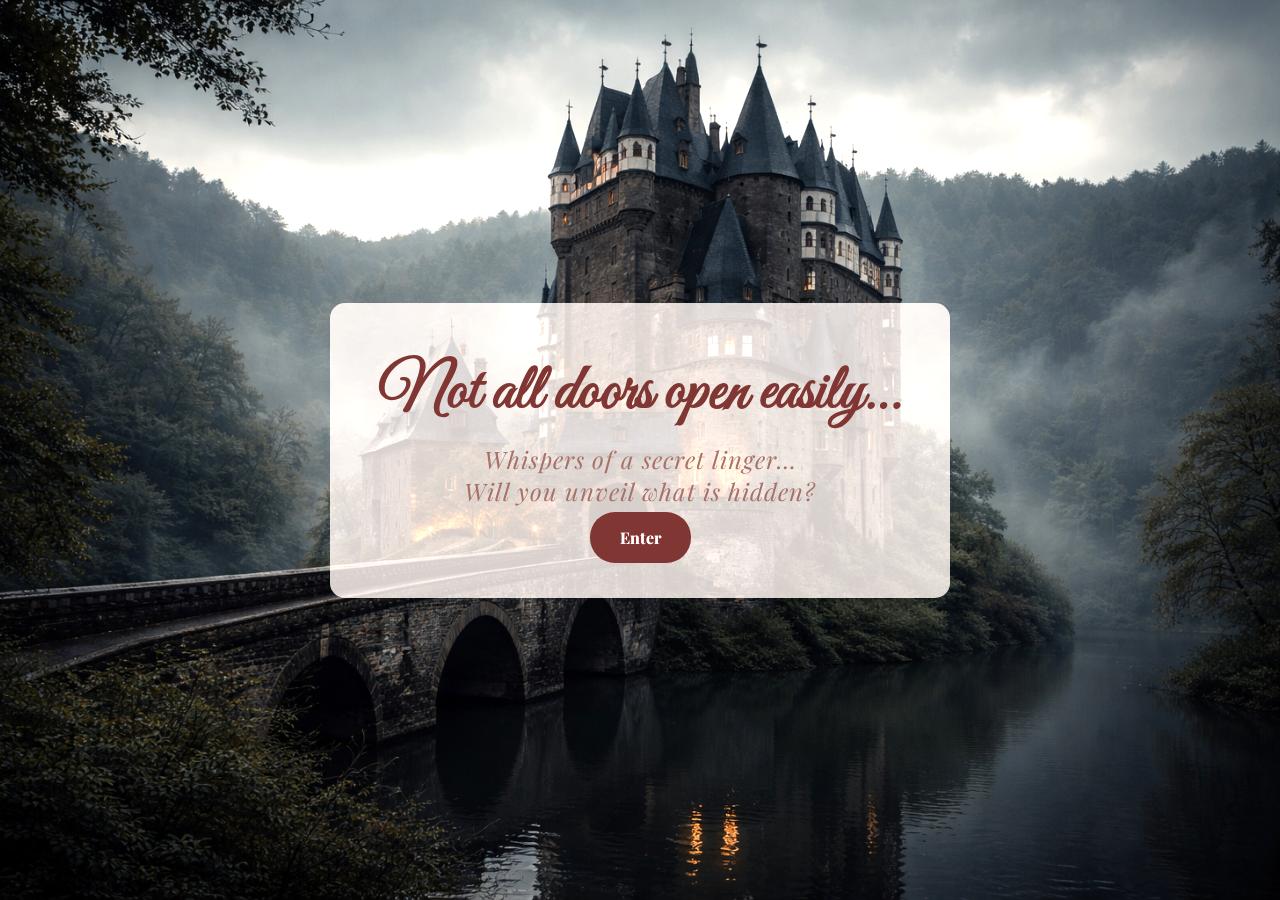
<file: index.html>
<!DOCTYPE html>
<html lang="nl">
<head>
    <meta charset="UTF-8">
    <meta name="viewport" content="width=device-width, initial-scale=1.0">
    <title>Romantische Escape Room</title>
    <link rel="stylesheet" href="style.css">
    <link href="https://fonts.googleapis.com/css2?family=Playfair+Display:wght@400;700&family=Great+Vibes&display=swap" rel="stylesheet">
</head>
<body>
<header>
    <div class="overlay">
        <h1 class="title">Not all doors open easily…</h1>
        <p class="subtitle">Whispers of a secret linger… <br> Will you unveil what is hidden?</p>
        <a href="#start" class="btn">Enter</a>
    </div>
</header>





    <script src="script.js"></script>
</body>
</html>
</file>
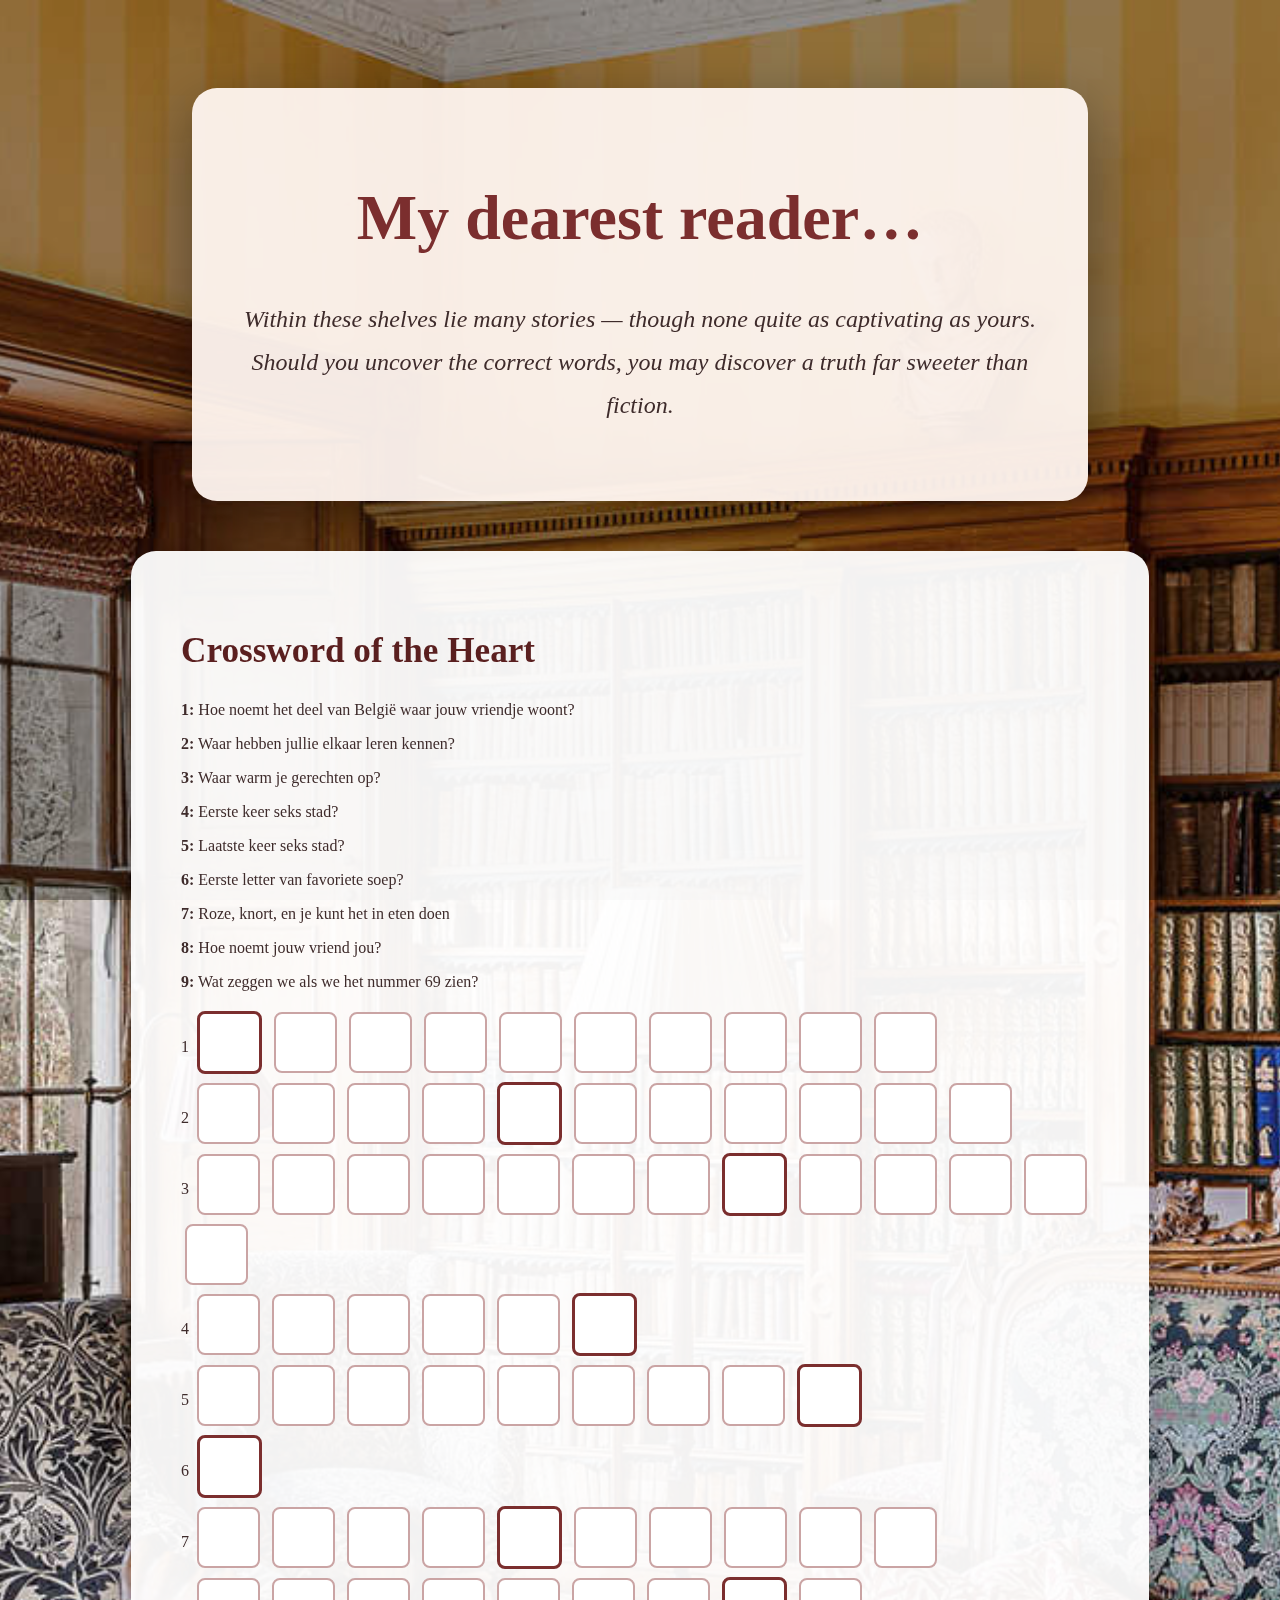
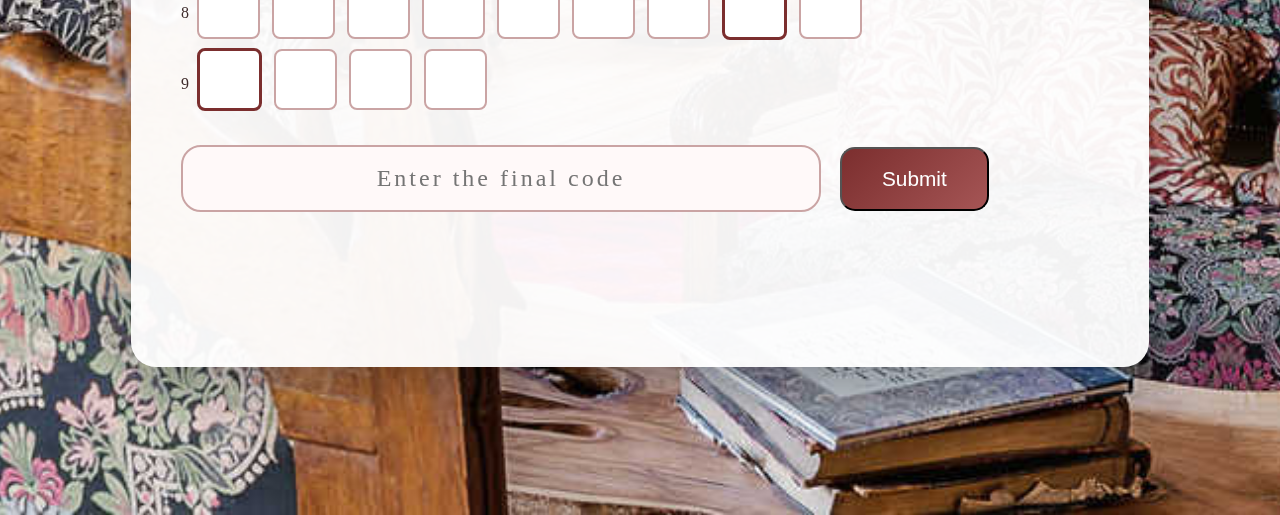
<file: bibliotheek.html>
<!DOCTYPE html>
<html lang="nl">
<head>
<meta charset="UTF-8">
<meta name="viewport" content="width=device-width, initial-scale=1.0">
<title>Bibliotheek – Romantische Escape Room</title>
<link rel="stylesheet" href="styleLibrary.css">
</head>
<body class="library-room">
    <div class="room-container">

        <!-- Whistledown intro -->
        <div class="whistledown-box">
            <h1>My dearest reader…</h1>
            <p class="whistledown-text">
                Within these shelves lie many stories — though none quite as captivating as yours. 
                Should you uncover the correct words, you may discover a truth far sweeter than fiction.
            </p>
        </div>

        <!-- Puzzle container -->
        <div class="puzzle-container">
            <h2>Crossword of the Heart</h2>

            <div class="crossword-wrapper">

                <!-- Clues -->
                <div class="clues">
                    <p><strong>1:</strong> Hoe noemt het deel van België waar jouw vriendje woont? </p>
                    <p><strong>2:</strong> Waar hebben jullie elkaar leren kennen? </p>
                    <p><strong>3:</strong> Waar warm je gerechten op? </p>
                    <p><strong>4:</strong> Eerste keer seks stad? </p>
                    <p><strong>5:</strong> Laatste keer seks stad? </p>
                    <p><strong>6:</strong> Eerste letter van favoriete soep? </p>
                    <p><strong>7:</strong> Roze, knort, en je kunt het in eten doen </p>
                    <p><strong>8:</strong> Hoe noemt jouw vriend jou? </p>
                    <p><strong>9:</strong> Wat zeggen we als we het nummer 69 zien? </p>
                </div>

                <!-- Crossword Grid -->
                <div class="crossword-grid">
                    <!-- Elke rij is een div. Elk vakje is een input. Gebruik " " voor lege vakjes -->
                    <!-- Dit is een voorbeeld grid, de vakjes zijn handmatig afgestemd op je woorden -->
                    
                    <!-- Rijtjes moeten precies genoeg inputs bevatten -->
                    <!-- Gebruik disabled input voor lege vakjes zodat je alles kunt invullen -->
                    
                    <!-- ROW 1 -->
                     <span class="row-number">1</span>
                    <input type="text" maxlength="1" value="" class="highlight">
                    <input type="text" maxlength="1" value="">
                    <input type="text" maxlength="1" value="">
                    <input type="text" maxlength="1" value="">
                    <input type="text" maxlength="1" value="">
                    <input type="text" maxlength="1" value="">
                    <input type="text" maxlength="1" value="">
                    <input type="text" maxlength="1" value="">
                    <input type="text" maxlength="1" value="">
                    <input type="text" maxlength="1" value="">

                    <br>

                    <!-- ROW 2 -->
                     <span class="row-number">2</span>
                    <input type="text" maxlength="1" value="">
                    <input type="text" maxlength="1" value="">
                    <input type="text" maxlength="1" value="">
                    <input type="text" maxlength="1" value="">
                    <input type="text" maxlength="1" value="" class="highlight">
                    <input type="text" maxlength="1" value="">
                    <input type="text" maxlength="1" value="">
                    <input type="text" maxlength="1" value="">
                    <input type="text" maxlength="1" value="">
                    <input type="text" maxlength="1" value="">
                    <input type="text" maxlength="1" value="">

                    <br>

                    <!-- ROW 3 -->
                     <span class="row-number">3</span>
                    <input type="text" maxlength="1" value="">
                    <input type="text" maxlength="1" value="">
                    <input type="text" maxlength="1" value="">
                    <input type="text" maxlength="1" value="">
                    <input type="text" maxlength="1" value="">
                    <input type="text" maxlength="1" value="">
                    <input type="text" maxlength="1" value="">
                    <input type="text" maxlength="1" value="" class="highlight">
                    <input type="text" maxlength="1" value="">
                    <input type="text" maxlength="1" value="">
                    <input type="text" maxlength="1" value="">
                    <input type="text" maxlength="1" value="">
                    <input type="text" maxlength="1" value="">

                    <br>

                    <!-- ROW 4 -->
                     <span class="row-number">4</span>

                    <input type="text" maxlength="1" value="">
                    <input type="text" maxlength="1" value="">
                    <input type="text" maxlength="1" value="">
                    <input type="text" maxlength="1" value="">
                    <input type="text" maxlength="1" value="">
                    <input type="text" maxlength="1" value="" class="highlight">

                    <br>

                    <!-- ROW 5 -->
                     <span class="row-number">5</span>
                    <input type="text" maxlength="1" value="">
                    <input type="text" maxlength="1" value="">
                    <input type="text" maxlength="1" value="">
                    <input type="text" maxlength="1" value="">
                    <input type="text" maxlength="1" value="">
                    <input type="text" maxlength="1" value="">
                    <input type="text" maxlength="1" value="">
                    <input type="text" maxlength="1" value="">
                    <input type="text" maxlength="1" value="" class="highlight">

                    <br>

                    <!-- ROW 6 -->
                     <span class="row-number">6</span>
                    <input type="text" maxlength="1" value="" class="highlight">

                    <br>

                    <!-- ROW 7 -->
                     <span class="row-number">7</span>
                    <input type="text" maxlength="1" value="">
                    <input type="text" maxlength="1" value="">
                    <input type="text" maxlength="1" value="">
                    <input type="text" maxlength="1" value="">
                    <input type="text" maxlength="1" value="" class="highlight">
                    <input type="text" maxlength="1" value="">
                    <input type="text" maxlength="1" value="">
                    <input type="text" maxlength="1" value="">
                    <input type="text" maxlength="1" value="">
                    <input type="text" maxlength="1" value="">
                    <br>

                    <!-- ROW 8 -->
                     <span class="row-number">8</span>
                    <input type="text" maxlength="1" value="">
                    <input type="text" maxlength="1" value="">
                    <input type="text" maxlength="1" value="">
                    <input type="text" maxlength="1" value="">
                    <input type="text" maxlength="1" value="">
                    <input type="text" maxlength="1" value="">
                    <input type="text" maxlength="1" value="">
                    <input type="text" maxlength="1" value=""class="highlight">
                    <input type="text" maxlength="1" value="">

                    <br>

                    <!-- ROW 9 -->
                     <span class="row-number">9</span>
                    <input type="text" maxlength="1" value=" " class="highlight">
                    <input type="text" maxlength="1" value="">
                    <input type="text" maxlength="1" value="">
                    <input type="text" maxlength="1" value="">

                </div>
            </div>

            <!-- Code section -->
            <div class="code-section">
                <input type="text" id="codeInput" placeholder="Enter the final code">
                <button onclick="checkCode()">Submit</button>
                <p id="feedback"></p>
            </div>

        </div>

    </div>

<script>
     // Crossword auto-tab functie
    const inputs = document.querySelectorAll('.crossword-grid input');

    inputs.forEach((input, index) => {
        input.addEventListener('input', () => {
            // Beperk tot 1 letter en uppercase
            input.value = input.value.toUpperCase();

            // Ga naar volgend vakje als dit er is
            if(input.value && index < inputs.length - 1) {
                inputs[index + 1].focus();
            }
        });

        // Optional: backspace naar vorig vakje
        input.addEventListener('keydown', (e) => {
            if(e.key === "Backspace" && !input.value && index > 0) {
                inputs[index - 1].focus();
            }
        });
    });
function checkCode() {
    const code = document.getElementById('codeInput').value.toUpperCase();
    const feedback = document.getElementById('feedback');
    if(code === 'VALENTIJN') {
        feedback.textContent = "Correct! De deur gaat open…";
        setTimeout(()=>{window.location.href='kamer3.html';},1500);
    } else {
        feedback.textContent = "Niet correct. Probeer opnieuw.";
    }
}
</script>

</body>
</html>
</file>
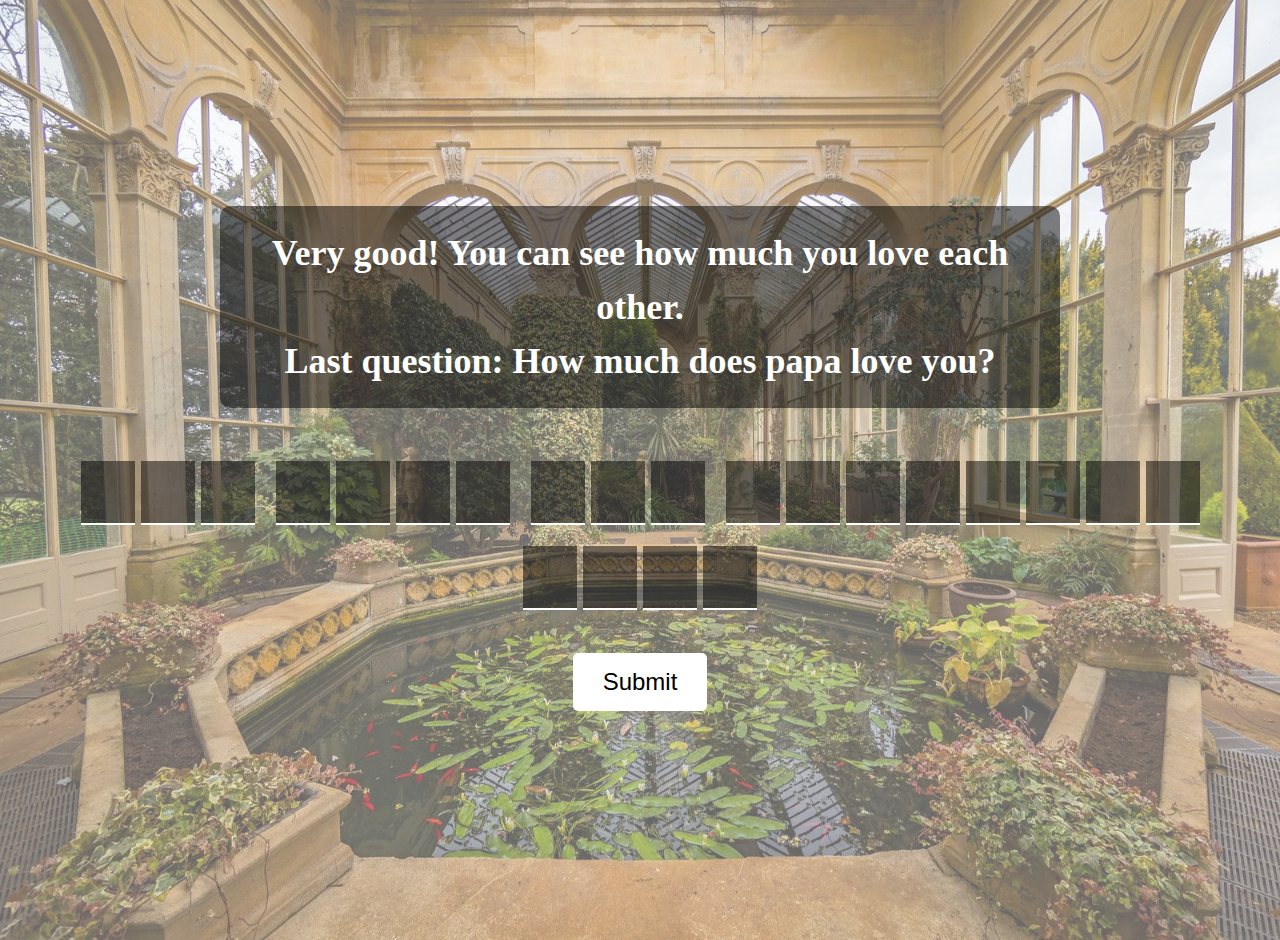
<file: finale.html>
<!DOCTYPE html>
<html lang="en">
<head>
<meta charset="UTF-8">
<meta name="viewport" content="width=device-width, initial-scale=1.0">
<title>Finale Kamer – Romantische Escape Room</title>
<style>
/* Body met achtergrondfoto */
body {
    margin:0;
    font-family: 'Georgia', serif;
    display:flex;
    flex-direction:column;
    justify-content:center;
    align-items:center;
    height:100vh;
    text-align:center;
    padding:20px;
    color:white;
    position:relative;
    overflow:hidden;
}

/* Semi-transparante overlay voor lichter/faded effect */
body::before {
    content:"";
    position:absolute;
    top:0; left:0;
    width:100%; height:100%;
    background: rgba(255,255,255,0.4); /* meer wit en transparant */
    z-index:0;
}

body {
    background: url('images/oranjerie.jpg') center/cover no-repeat;
    z-index:-1;
}

/* Container voor titel en letterboxen boven overlay */
h1 {
    position:relative;
    z-index:1;
    font-size:36px;
    max-width:800px;
    line-height:1.5;
    margin-bottom:50px;
    background: rgba(0,0,0,0.5);
    padding:20px;
    border-radius:10px;
}

/* Container voor woorden */
#answer-area {
    position:relative;
    z-index:1;
    display:flex;
    flex-wrap:wrap;
    justify-content:center;
    gap:15px;
}

/* Elk woord in inline-flex zodat alle letters op dezelfde lijn blijven */
.word-container {
    display:inline-flex;
    flex-wrap:nowrap;
}

/* Lettervakjes */
.letter-box {
    width:50px;
    height:60px;
    text-align:center;
    font-size:32px;
    margin:3px;
    text-transform: uppercase;
    border:none;
    border-bottom:2px solid white;
    background: rgba(0,0,0,0.5); /* donker, semi-transparant zodat contrast goed is */
    color:white;
}

/* Submit knop */
#submitBtn {
    position:relative;
    z-index:1;
    margin-top:40px;
    padding:15px 30px;
    font-size:24px;
    cursor:pointer;
    background:white;
    color:black;
    border:none;
    border-radius:5px;
}

#submitBtn:hover {
    background:pink;
}

/* Feedback */
#feedback {
    position:relative;
    z-index:1;
    margin-top:20px;
    font-size:28px;
}
</style>
</head>
<body>

<h1>Very good! You can see how much you love each other.<br>Last question: How much does papa love you?</h1>

<div id="answer-area">
    <!-- Word 1: VAN -->
    <div class="word-container">
        <input type="text" maxlength="1" class="letter-box" data-letter="V">
        <input type="text" maxlength="1" class="letter-box" data-letter="A">
        <input type="text" maxlength="1" class="letter-box" data-letter="N">
    </div>

    <!-- Word 2: HIER -->
    <div class="word-container">
        <input type="text" maxlength="1" class="letter-box" data-letter="H">
        <input type="text" maxlength="1" class="letter-box" data-letter="I">
        <input type="text" maxlength="1" class="letter-box" data-letter="E">
        <input type="text" maxlength="1" class="letter-box" data-letter="R">
    </div>

    <!-- Word 3: TOT -->
    <div class="word-container">
        <input type="text" maxlength="1" class="letter-box" data-letter="T">
        <input type="text" maxlength="1" class="letter-box" data-letter="O">
        <input type="text" maxlength="1" class="letter-box" data-letter="T">
    </div>

    <!-- Word 4: HELEMAAL -->
    <div class="word-container">
        <input type="text" maxlength="1" class="letter-box" data-letter="H">
        <input type="text" maxlength="1" class="letter-box" data-letter="E">
        <input type="text" maxlength="1" class="letter-box" data-letter="L">
        <input type="text" maxlength="1" class="letter-box" data-letter="E">
        <input type="text" maxlength="1" class="letter-box" data-letter="M">
        <input type="text" maxlength="1" class="letter-box" data-letter="A">
        <input type="text" maxlength="1" class="letter-box" data-letter="A">
        <input type="text" maxlength="1" class="letter-box" data-letter="L">
    </div>

    <!-- Word 5: DAAR -->
    <div class="word-container">
        <input type="text" maxlength="1" class="letter-box" data-letter="D">
        <input type="text" maxlength="1" class="letter-box" data-letter="A">
        <input type="text" maxlength="1" class="letter-box" data-letter="A">
        <input type="text" maxlength="1" class="letter-box" data-letter="R">
    </div>
</div>

<button id="submitBtn">Submit</button>
<p id="feedback"></p>

<script>
// auto-tab tussen letters
const inputs = document.querySelectorAll('.letter-box');
inputs.forEach((input, index) => {
    input.addEventListener('input', () => {
        input.value = input.value.toUpperCase();
        if(input.value && index < inputs.length - 1) {
            inputs[index+1].focus();
        }
    });
    input.addEventListener('keydown', (e) => {
        if(e.key === "Backspace" && !input.value && index > 0) {
            inputs[index-1].focus();
        }
    });
});

// check answer
document.getElementById('submitBtn').addEventListener('click', () => {
    let correct = true;
    inputs.forEach(input => {
        if(input.dataset.letter && input.value.toUpperCase() !== input.dataset.letter) {
            correct = false;
        }
    });
    const feedback = document.getElementById('feedback');
    if(correct){
        feedback.textContent = "Correct! You solved the final puzzle!";
        feedback.style.color = "lime";
        setTimeout(()=>{window.location.href="brief.html";},1500);
    } else {
        feedback.textContent = "Not correct. Try again.";
        feedback.style.color = "red";
    }
});
</script>

</body>
</html>
</file>
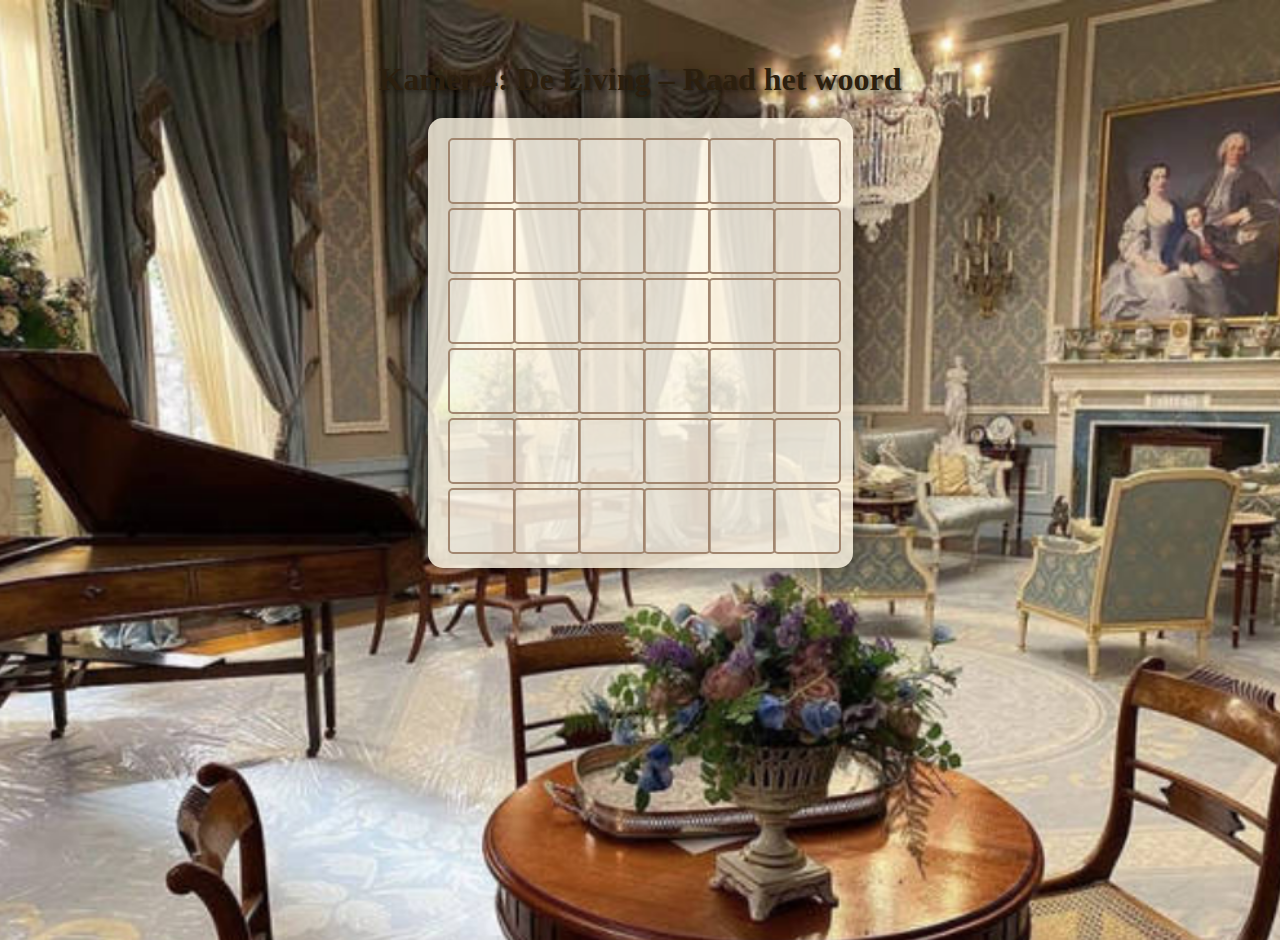
<file: living.html>
<!DOCTYPE html>
<html lang="nl">
<head>
<meta charset="UTF-8">
<title>Kamer 4 - Living Wordle Lady Whistledown</title>
<style>
body {
    font-family: "Georgia", serif;
    background-image: url('images/living_bg.png');
    background-size: cover;
    background-position: center;
    color: #2c1f0e;
    display: flex;
    flex-direction: column;
    align-items: center;
    justify-content: start;
    height: 100vh;
    margin: 0;
    padding-top: 40px;
}

h1 {
    margin-bottom: 20px;
    text-shadow: 2px 2px 4px rgba(0,0,0,0.5);
}

.wordle-container {
    display: grid;
    grid-template-rows: repeat(6, 60px);
    gap: 10px;
    background-color: rgba(255,248,230,0.8);
    padding: 20px;
    border-radius: 15px;
    box-shadow: 0 0 20px rgba(0,0,0,0.5);
}

.row {
    display: grid;
    grid-template-columns: repeat(6, 60px);
    gap: 5px;
}

input.cell {
    width: 60px;
    height: 60px;
    font-size: 32px;
    font-weight: bold;
    text-transform: uppercase;
    text-align: center;
    border-radius: 5px;
    border: 2px solid #a1866f;
    background-color: rgba(255,255,255,0.2);
    color: #2c1f0e;
    outline: none;
}

input.cell.correct { background-color: #4caf50; border-color: #4caf50; color:white; }
input.cell.present { background-color: #ff9800; border-color: #ff9800; color:white; }
input.cell.absent  { background-color: #555; border-color: #555; color:white; }

.popup {
    display: none;
    position: fixed;
    top:0;
    left:0;
    width:100%;
    height:100%;
    background: rgba(0,0,0,0.6);
    justify-content:center;
    align-items:center;
    color:#2c1f0e;
    flex-direction: column;
    z-index: 100;
    text-align: center;
    padding: 20px;
}

.popup p {
    background: rgba(255,248,230,0.95);
    padding: 25px 40px;
    border-radius: 15px;
    border: 2px solid #d4c0a1;
    box-shadow: 0 0 15px rgba(0,0,0,0.4);
    font-size: 20px;
    max-width: 400px;
    line-height: 1.5;
}

.popup button {
    margin-top:15px;
    padding: 10px 20px;
    font-size:16px;
    cursor: pointer;
    border-radius: 8px;
    border: 2px solid #d4c0a1;
    background-color: #fdf5e6;
    color: #2c1f0e;
    font-weight: bold;
    box-shadow: 0 2px 4px rgba(0,0,0,0.3);
    transition: background 0.3s ease;
}

.popup button:hover {
    background-color: #fbeec1;
}
</style>
</head>
<body>

<h1>Kamer 4: De Living – Raad het woord</h1>

<div class="wordle-container" id="wordleContainer">
    <div class="row" id="row0"></div>
    <div class="row" id="row1"></div>
    <div class="row" id="row2"></div>
    <div class="row" id="row3"></div>
    <div class="row" id="row4"></div>
    <div class="row" id="row5"></div>
</div>

<div class="input-container" style="margin-top:15px;">

</div>

<div class="popup" id="endPopup">
    <p id="endMessage"></p>
    <button id="nextWordBtn">OK</button>
</div>

<script>
// Woordenlijst
const words = ["VARKEN","BANANA","KASTEN","PORNO","GELUID","SLEUTEL","BUREAU","BRIEF","LAMPEN","BOEKEN","DEUR"];
let currentWordIndex = 0;
let word = words[currentWordIndex];
const maxAttempts = 6;
let currentAttempt = 0;

// Maak vakjes
function createBoard(){
    for(let r=0; r<maxAttempts; r++){
        const row = document.getElementById('row'+r);
        row.innerHTML="";
        for(let c=0; c<6; c++){
            const input = document.createElement('input');
            input.setAttribute('type','text');
            input.setAttribute('maxlength','1');
            input.classList.add('cell');

            input.addEventListener('input', ()=>{
                input.value = input.value.toUpperCase();
                const next = input.nextElementSibling;
                if(next) next.focus();
            });

            input.addEventListener('keydown',(e)=>{
                if(e.key==="Backspace"){
                    e.preventDefault();
                    if(input.value){
                        input.value="";
                    } else {
                        const prev = input.previousElementSibling;
                        if(prev){
                            prev.focus();
                            prev.value="";
                        }
                    }
                } else if(e.key==="ArrowLeft"){
                    const prev = input.previousElementSibling;
                    if(prev) prev.focus();
                } else if(e.key==="ArrowRight"){
                    const next = input.nextElementSibling;
                    if(next) next.focus();
                }
            });

            row.appendChild(input);
        }
    }
    currentAttempt=0;
    document.getElementById('row0').children[0].focus();
}

// Start
createBoard();

// Submit guess
function submitGuess(){
    if(currentAttempt>=maxAttempts) return;
    const row = document.getElementById('row'+currentAttempt);
    let guess = "";
    for(let i=0;i<6;i++){
        guess += row.children[i].value.toUpperCase();
    }
    if(guess.length<6){
        alert("Vul alle 6 letters in!");
        return;
    }

    // kleur letters
    for(let i=0;i<6;i++){
        const cell = row.children[i];
        if(guess[i] === word[i]){
            cell.classList.add('correct');
        } else if(word.includes(guess[i])){
            cell.classList.add('present');
        } else {
            cell.classList.add('absent');
        }
        cell.disabled = true;
    }

    if(guess === word){
        showNextRoundPopup();
        return;
    }

    currentAttempt++;
    if(currentAttempt<maxAttempts){
        const nextRow = document.getElementById('row'+currentAttempt);
        nextRow.children[0].focus();
    } else {
        showEndPopup(`Helaas! Het juiste woord was: ${word}`);
    }
}

// Popup bij correcte woord
function showNextRoundPopup(){
    const popup = document.getElementById('endPopup');
    document.getElementById('endMessage').textContent = 
        "You are undeniably clever, my dear, yet we are not quite there just yet; the path to triumph still winds ahead.";
    const btn = document.getElementById('nextWordBtn');
    btn.textContent = "Continue to the next room";
    btn.onclick = () => {
        window.location.href = "memory.html"; // of volgende ronde
    };
    popup.style.display = 'flex';
}

// Popup bij mislukte pogingen
function showEndPopup(msg){
    const popup = document.getElementById('endPopup');
    document.getElementById('endMessage').textContent = msg;
    const btn = document.getElementById('nextWordBtn');
    btn.textContent = "Probeer opnieuw";
    btn.onclick = nextWord;
    popup.style.display = 'flex';
}

function closeEndPopup(){
    document.getElementById('endPopup').style.display='none';
}

function nextWord(){
    closeEndPopup();
    currentWordIndex++;
    if(currentWordIndex >= words.length){
        alert("Alle woorden voltooid!");
        return;
    }
    word = words[currentWordIndex];
    createBoard();
}

// Enter toets submit
document.addEventListener('keydown', (e)=>{
    if(e.key==="Enter"){
        submitGuess();
    }
});
</script>

</body>
</html>
</file>
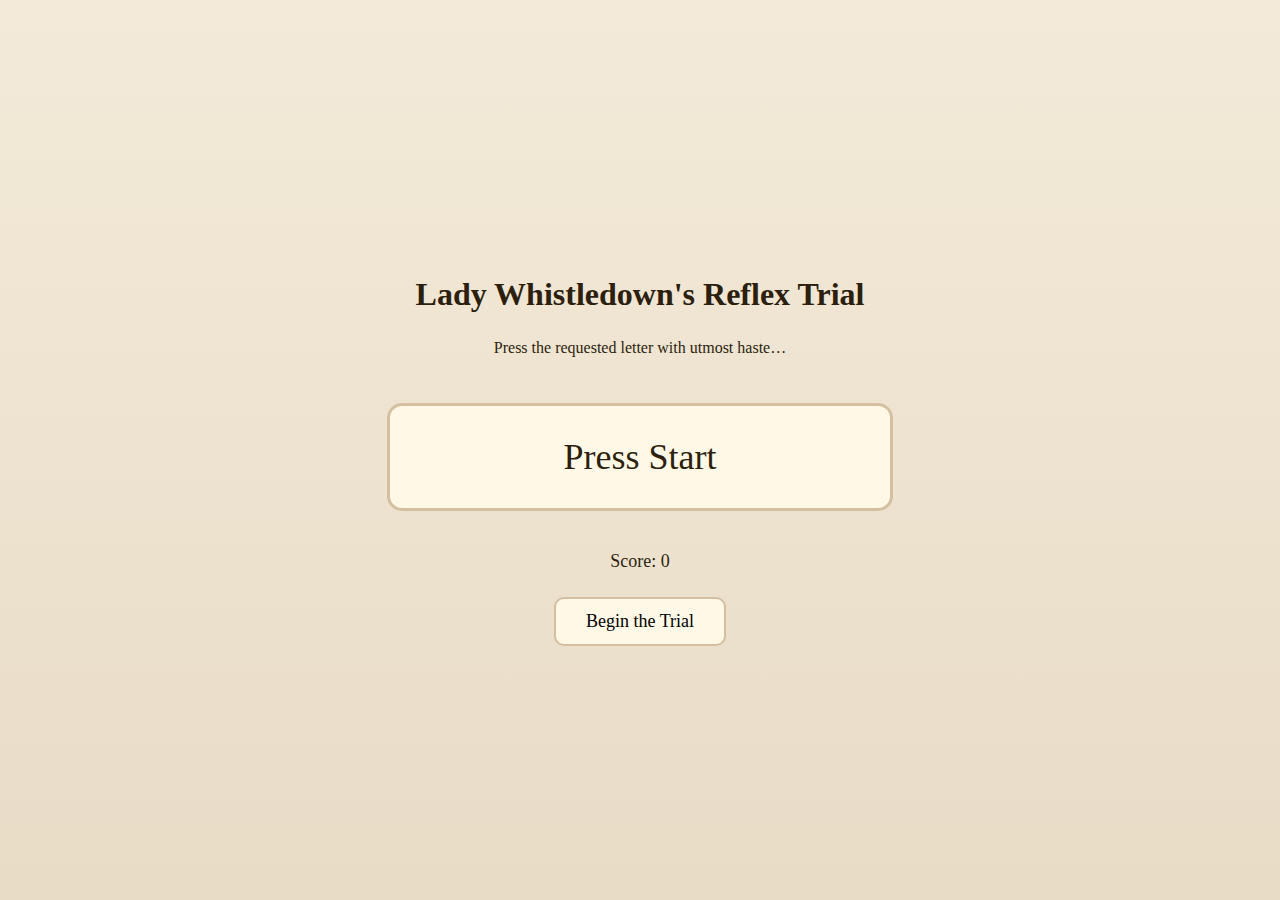
<file: memory.html>
<!DOCTYPE html>
<html lang="en">
<head>
<meta charset="UTF-8">
<title>Lady Whistledown's Reflex Trial</title>

<style>
body {
    font-family: Georgia, serif;
    background: linear-gradient(to bottom, #f4ead9, #e8dcc7);
    display: flex;
    flex-direction: column;
    align-items: center;
    justify-content: center;
    height: 100vh;
    margin: 0;
    text-align: center;
    color: #2c1f0e;
}

h1 { margin-bottom: 10px; }

#command {
    font-size: 36px;
    margin: 30px;
    padding: 30px 50px;
    background-color: #fff8e6;
    border: 3px solid #d4c0a1;
    border-radius: 15px;
    min-width: 400px;
    transition: all 0.3s ease;
}

#score {
    font-size: 18px;
    margin-top: 10px;
}

button {
    margin-top: 25px;
    padding: 12px 30px;
    font-size: 18px;
    background-color: #fff8e6;
    border: 2px solid #d4c0a1;
    border-radius: 10px;
    cursor: pointer;
    font-family: Georgia, serif;
}

button:hover { background-color: #fbeec1; }

.countdown {
    font-size: 80px !important;
    animation: zoomFade 0.7s ease forwards;
}

@keyframes zoomFade {
    0% { transform: scale(0.5); opacity: 0; }
    50% { transform: scale(1.2); opacity: 1; }
    100% { transform: scale(1); opacity: 1; }
}
</style>
</head>

<body>

<h1>Lady Whistledown's Reflex Trial</h1>
<p>Press the requested letter with utmost haste…</p>

<div id="command">Press Start</div>
<div id="score">Score: 0</div>
<button onclick="startGame()">Begin the Trial</button>

<script>
const letters = ["a", "s", "d", "f", "o", "u"];

let currentLetter;
let score = 0;
let speed = 2000;
let playing = false;
let timer = null;
let countingDown = false;

function startGame() {
    score = 0;
    speed = 2000;
    playing = true;
    document.getElementById("score").textContent = "Score: 0";
    countdownThenNext();
}

function countdownThenNext() {
    clearTimeout(timer);
    countingDown = true;

    let count = 3;
    const commandDiv = document.getElementById("command");

    commandDiv.classList.add("countdown");
    commandDiv.textContent = count;

    const interval = setInterval(() => {
        count--;
        if (count > 0) {
            commandDiv.textContent = count;
        } else {
            clearInterval(interval);
            commandDiv.classList.remove("countdown");
            countingDown = false;
            nextCommand();
        }
    }, 800);
}

function nextCommand() {
    currentLetter = letters[Math.floor(Math.random() * letters.length)];
    document.getElementById("command").textContent =
        "Press '" + currentLetter.toUpperCase() + "' at once!";

    timer = setTimeout(() => {
        if (playing) {
            gameOver("Too slow, my dear… swiftness is everything.");
        }
    }, speed);
}

document.addEventListener("keydown", function(e) {
    if (!playing || countingDown) return;

    if (e.key.toLowerCase() === currentLetter) {

        clearTimeout(timer);

        score++;
        document.getElementById("score").textContent = "Score: " + score;

        speed = Math.max(700, speed - 150);

        if (score === 10) {   // ⬅ slightly higher target since harder
            gameOver("Exquisite reflexes! Lady Whistledown is most impressed.");
            return;
        }

        countdownThenNext();

    } else {
        gameOver("How disappointing… that was not the letter requested.");
    }
});

function gameOver(message) {
    playing = false;
    clearTimeout(timer);
    document.getElementById("command").textContent = message;
}
</script>

</body>
</html>
</file>
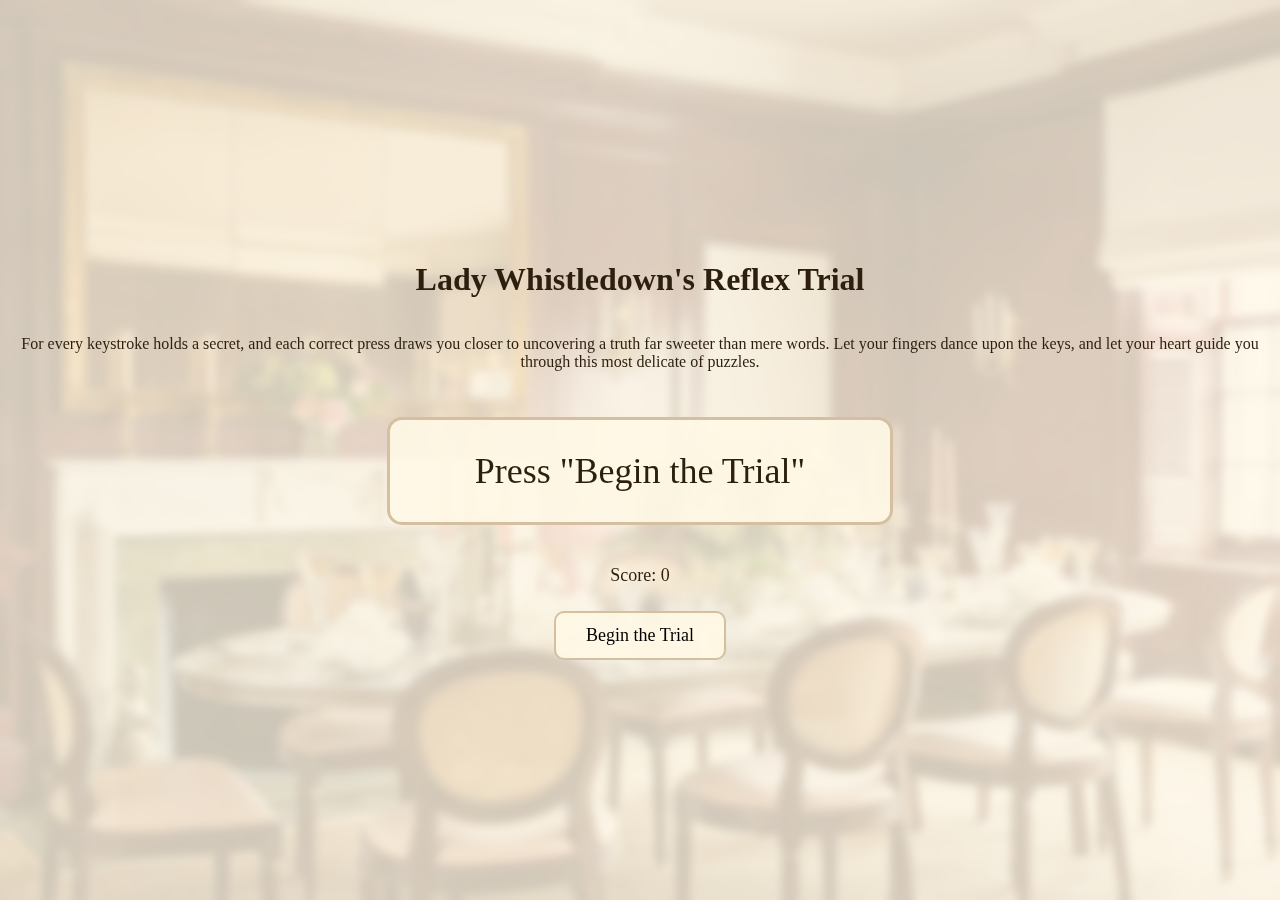
<file: reflex.html>
<!DOCTYPE html>
<html lang="en">
<head>
<meta charset="UTF-8">
<title>Lady Whistledown's Reflex Trial</title>

<style>
body {
    font-family: Georgia, serif;
    background: url('images/diner.jpeg') center/cover no-repeat;
    display: flex;
    flex-direction: column;
    align-items: center;
    justify-content: center;
    height: 100vh;
    margin: 0;
    text-align: center;
    color: #2c1f0e;
    position: relative;
}

/* Faded background overlay */
body::before {
    content: "";
    position: absolute;
    top: 0; left: 0; right: 0; bottom: 0;
    background-color: rgba(255, 248, 230, 0.8); /* licht geelachtig, semi-transparant */
    backdrop-filter: blur(5px); /* vervaging van achtergrond */
    z-index: 0;
}

h1, p, #command, #score, button {
    position: relative;
    z-index: 1; /* boven overlay */
}

#command {
    font-size: 36px;
    margin: 30px;
    padding: 30px 50px;
    background-color: rgba(255, 248, 230, 0.9); /* lichte, semi-transparante achtergrond */
    border: 3px solid #d4c0a1;
    border-radius: 15px;
    min-width: 400px;
    transition: all 0.3s ease;
}

#score {
    font-size: 18px;
    margin-top: 10px;
}

button {
    margin-top: 25px;
    padding: 12px 30px;
    font-size: 18px;
    background-color: rgba(255, 248, 230, 0.9);
    border: 2px solid #d4c0a1;
    border-radius: 10px;
    cursor: pointer;
    font-family: Georgia, serif;
}

button:hover { background-color: #fbeec1; }

#nextRoomBtn {
    display: none;
}

.countdown {
    font-size: 80px !important;
    animation: zoomFade 0.7s ease forwards;
}

@keyframes zoomFade {
    0% { transform: scale(0.5); opacity: 0; }
    50% { transform: scale(1.2); opacity: 1; }
    100% { transform: scale(1); opacity: 1; }
}
</style>
</head>

<body>

<h1>Lady Whistledown's Reflex Trial</h1>
<p>For every keystroke holds a secret, and each correct press draws you closer to uncovering a truth far sweeter than mere words. Let your fingers dance upon the keys, and let your heart guide you through this most delicate of puzzles.</p>

<div id="command">Press "Begin the Trial"</div>
<div id="score">Score: 0</div>

<button id="startBtn" onclick="startGame()">Begin the Trial</button>
<button id="nextRoomBtn" onclick="goToNextRoom()">Ga naar de volgende kamer</button>

<script>
const letters = ["a"];

let currentLetter;
let score = 0;
let speed = 2000;
let playing = false;
let timer = null;
let countingDown = false;

function startGame() {
    score = 0;
    speed = 2000;
    playing = true;

    document.getElementById("score").textContent = "Score: 0";
    document.getElementById("nextRoomBtn").style.display = "none";

    countdownThenNext();
}

function countdownThenNext() {
    clearTimeout(timer);
    countingDown = true;

    let count = 3;
    const commandDiv = document.getElementById("command");

    commandDiv.classList.add("countdown");
    commandDiv.textContent = count;

    const interval = setInterval(() => {
        count--;
        if (count > 0) {
            commandDiv.textContent = count;
        } else {
            clearInterval(interval);
            commandDiv.classList.remove("countdown");
            countingDown = false;
            nextCommand();
        }
    }, 800);
}

function nextCommand() {
    currentLetter = letters[Math.floor(Math.random() * letters.length)];
    document.getElementById("command").textContent =
        "Press '" + currentLetter.toUpperCase() + "' at once!";

    timer = setTimeout(() => {
        if (playing) {
            gameOver("Too slow, my dear… swiftness is everything.");
        }
    }, speed);
}

document.addEventListener("keydown", function(e) {
    if (!playing || countingDown) return;

    if (e.key.toLowerCase() === currentLetter) {

        clearTimeout(timer);

        score++;
        document.getElementById("score").textContent = "Score: " + score;

        speed = Math.max(700, speed - 150);

        if (score === 4) {
            winGame();
            return;
        }

        countdownThenNext();

    } else {
        gameOver("How disappointing… that was not the letter requested.");
    }
});

function winGame() {
    playing = false;
    clearTimeout(timer);

    document.getElementById("command").textContent =
        "Exquisite reflexes! Lady Whistledown grants you passage to the next chamber.";

    // ✅ Hide start button
    document.getElementById("startBtn").style.display = "none";

    // ✅ Show next room button
    document.getElementById("nextRoomBtn").style.display = "inline-block";
}

function gameOver(message) {
    playing = false;
    clearTimeout(timer);
    document.getElementById("command").textContent = message;
}

function goToNextRoom() {
    window.location.href = "memory.html";
}
</script>

</body>
</html>
</file>
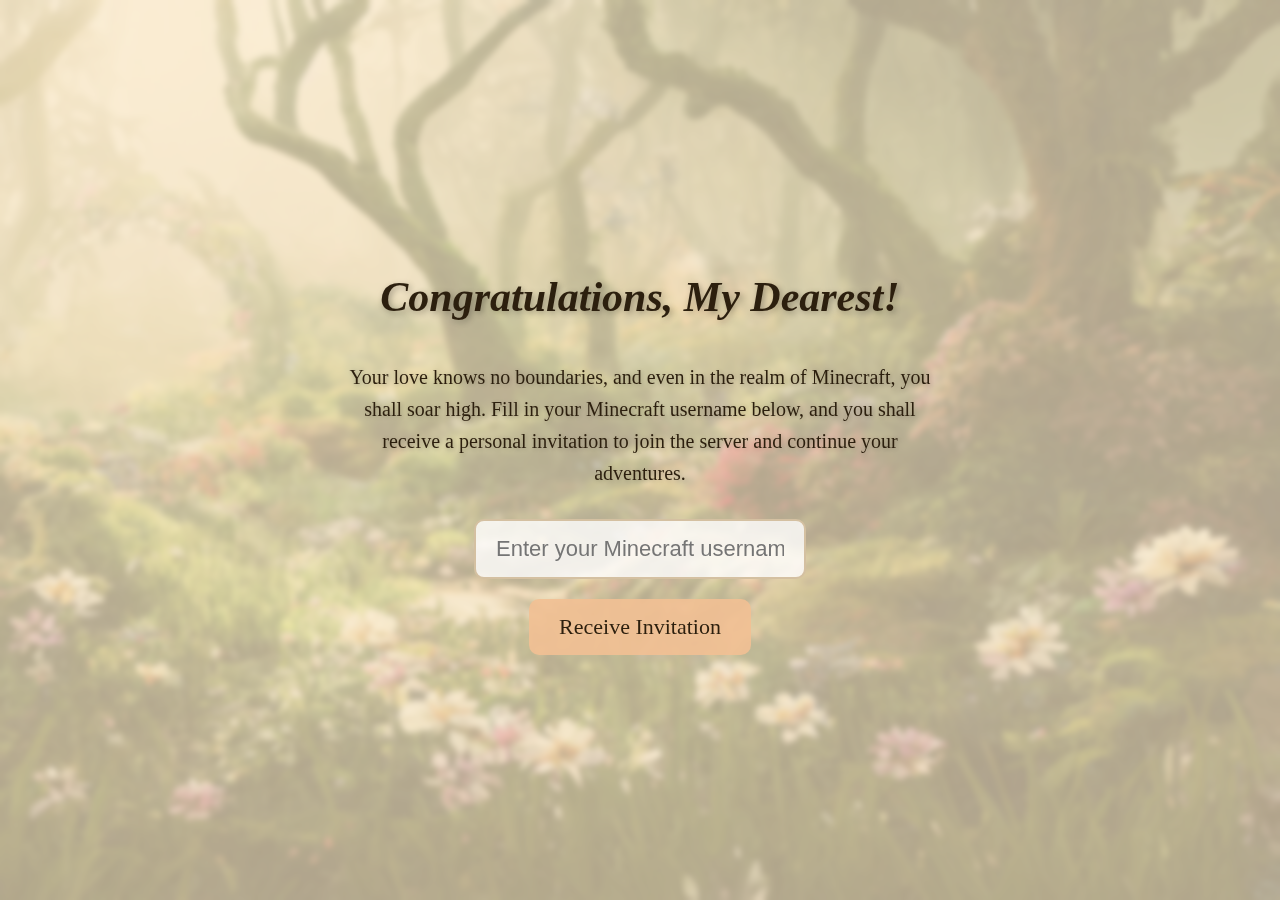
<file: reward.html>
<!DOCTYPE html>
<html lang="en">
<head>
<meta charset="UTF-8">
<meta name="viewport" content="width=device-width, initial-scale=1.0">
<title>Your Reward – Minecraft Invitation</title>
<style>
body {
    margin:0;
    height:100vh;
    display:flex;
    justify-content:center;
    align-items:center;
    flex-direction:column;
    background: url('images/reward.webp') center/cover no-repeat;
    font-family: 'Georgia', serif;
    color: #2c1f0e;
    text-align:center;
    position: relative;
}

/* Overlay om achtergrond te vervagen en tekst leesbaar te houden */
body::before {
    content:"";
    position:absolute;
    top:0; left:0; right:0; bottom:0;
    background: rgba(248,229,194,0.7); /* lichte warme overlay */
    backdrop-filter: blur(3px);
    z-index:0;
}

h1, p, .server-box, .username-input, .submit-btn {
    position: relative;
    z-index:1; /* boven overlay */
}

h1 {
    font-size:42px;
    margin-bottom:20px;
    font-style:italic;
    text-shadow: 2px 2px 6px rgba(0,0,0,0.3);
}

p {
    font-size:20px;
    max-width:600px;
    line-height:1.6;
    margin-bottom:30px;
    text-shadow: 1px 1px 4px rgba(0,0,0,0.2);
}

.server-box {
    background: rgba(44,31,14,0.7); /* iets meer opacity voor leesbaarheid */
    padding:25px 40px;
    border-radius:15px;
    font-size:28px;
    border: 2px solid #d4c0a1;
    box-shadow: 0 0 20px rgba(0,0,0,0.4);
    margin-bottom:25px;
    transition:0.3s;
}

.server-box:hover {
    transform: scale(1.05);
}

.username-input {
    padding:15px 20px;
    font-size:22px;
    border-radius:10px;
    border: 2px solid #d4c0a1;
    outline:none;
    text-align:center;
    margin-bottom:20px;
    background: rgba(255,255,255,0.8); /* lichte achtergrond voor leesbaarheid */
    color: #2c1f0e;
}

.username-input:focus {
    border-color: #f2c094;
}

.submit-btn {
    padding:15px 30px;
    font-size:22px;
    border:none;
    border-radius:10px;
    background: rgba(242,192,148,0.9);
    color:#2c1f0e;
    cursor:pointer;
    font-family: Georgia, serif;
    transition:0.3s;
}

.submit-btn:hover {
    background: rgba(248,229,194,0.95);
}
</style>
</head>
<body>

<h1>Congratulations, My Dearest!</h1>
<p>Your love knows no boundaries, and even in the realm of Minecraft, you shall soar high. Fill in your Minecraft username below, and you shall receive a personal invitation to join the server and continue your adventures.</p>



<input type="text" id="username" class="username-input" placeholder="Enter your Minecraft username">

<button class="submit-btn" onclick="submitUsername()">Receive Invitation</button>

<script>
function submitUsername() {
    const username = document.getElementById('username').value.trim();
    if(username === "") {
        alert("Dearest, do fill in your Minecraft username!");
        return;
    }
    alert("Splendid, " + username + "! Your invitation has been sent. Prepare to fly high!");
}
</script>

</body>
</html>
</file>
<file: style.css>
/* Fonts & basics */
body {
    margin: 0;
    font-family: 'Playfair Display', serif;
    color: #3d2c2a;
    background: #fff5f0;
}

/* Header */
header {
    position: relative;
    height: 100vh;
    background: url('images/bg.png') center/cover no-repeat;
    display: flex;
    align-items: center;
    justify-content: center;
    text-align: center;
    filter: brightness(1.2); /* Lichter: 1 is normaal, >1 lichter */
}

header .overlay {
    background: rgba(255, 245, 240, 0.7); /* meer transparantie */
    padding: 50px;
    border-radius: 15px;
}
header .title {
    font-family: 'Great Vibes', cursive;
    font-size: 4rem;
    margin: 0;
    color: #6b2d2a;
}

header .subtitle {
    font-size: 1.5rem;
    margin: 10px 0 20px;
    color: #8b5e58;
    letter-spacing: 1px;
    font-style: italic;
}

header .btn {
    text-decoration: none;
    background: #6b2d2a;
    color: #fff;
    padding: 15px 30px;
    border-radius: 25px;
    font-weight: bold;
    transition: 0.3s;
}

header .btn:hover {
    background: #8b5e58;
}

/* Content Section */
.content {
    padding: 60px 20px;
    max-width: 800px;
    margin: auto;
}

.content h2 {
    font-size: 2rem;
    margin-bottom: 20px;
    text-align: center;
}

.content p {
    font-size: 1.2rem;
    line-height: 1.6;
    text-align: center;
}

/* Footer */
footer {
    background: #ffe5e0;
    padding: 20px;
    text-align: center;
    color: #6b2d2a;
    font-style: italic;
}
</file>
<file: styleLibrary.css>
/* =========================
   BIBLIOTHEEK ROOM
========================= */
body.library-room {
    background: url('images/library.jpg') center/cover no-repeat;
    min-height: 100vh;
    position: relative;
    color: #3e2b2b;
    font-family: 'Playfair Display', serif;
}

/* Soft overlay */
body.library-room::before {
    content: "";
    position: fixed;
    inset: 0;
    background: rgba(0, 0, 0, 0.35);
    z-index: 0;
}

.room-container {
    position: relative;
    z-index: 1;
    min-height: 100vh;
    padding: 80px 20px 140px;
    display: flex;
    flex-direction: column;
    align-items: center;
}

/* Whistledown box */
.whistledown-box {
    background: rgba(255, 245, 240, 0.95);
    padding: 50px;
    width: 65%;
    max-width: 850px;
    border-radius: 25px;
    box-shadow: 0 20px 60px rgba(0, 0, 0, 0.4);
    margin-bottom: 50px;
    text-align: center;
}

.whistledown-box h1 {
    font-family: 'Great Vibes', cursive;
    font-size: 4rem;
    color: #7b2e2e;
}

.whistledown-text {
    margin-top: 25px;
    font-size: 1.5rem;
    line-height: 1.8;
    font-style: italic;
}

/* Puzzle container */
.puzzle-container {
    background: rgba(255, 255, 255, 0.95);
    width: 75%;
    max-width: 1000px;
    padding: 50px;
    border-radius: 25px;
    box-shadow: 0 15px 50px rgba(0, 0, 0, 0.3);
}

.puzzle-container h2 {
    font-size: 2.2rem;
    margin-bottom: 30px;
    color: #5a1f1f;
}

/* Crossword grid */
.crossword-grid {
    display: inline-block;
    margin-bottom: 30px;
}

.crossword-grid input {
    width: 55px;
    height: 55px;
    margin: 4px;
    text-align: center;
    font-size: 1.8rem;
    font-weight: bold;
    text-transform: uppercase;
    border: 2px solid #caa4a4;
    border-radius: 8px;
    background: #fff;
    transition: all 0.2s ease;
}

.crossword-grid input:focus {
    border-color: #7b2e2e;
    box-shadow: 0 0 10px rgba(123,46,46,0.3);
    outline: none;
}

/* Highlight letters forming "VALENTIJN" */
.crossword-grid input.highlight {
    border: 3px solid #7b2e2e;
}

/* Code input and button */
.code-section input {
    width: 75%;
    max-width: 600px;
    padding: 18px;
    font-size: 1.5rem;
    border-radius: 20px;
    border: 2px solid #caa4a4;
    text-align: center;
    letter-spacing: 3px;
    background: #fff9f9;
    font-family: 'Playfair Display', serif;
    transition: all 0.3s ease;
}

.code-section input:focus {
    border-color: #7b2e2e;
    box-shadow: 0 0 15px rgba(123,46,46,0.3);
    outline: none;
}

.code-section button {
    margin-left: 15px;
    padding: 18px 40px;
    font-size: 1.3rem;
    background: linear-gradient(135deg, #7b2e2e, #a55555);
    color: white;
    border-radius: 15px;
    cursor: pointer;
    transition: all 0.3s ease;
}

.code-section button:hover {
    transform: translateY(-3px);
    box-shadow: 0 10px 25px rgba(0,0,0,0.3);
}

/* Feedback */
#feedback {
    margin-top: 30px;
    font-size: 1.6rem;
    font-style: italic;
    min-height: 50px;
    transition: all 0.3s ease;
}

#feedback.correct {
    color: #2e7d32; /* groen voor correct */
    font-size: 2.2rem;
    font-weight: bold;
}
</file>
